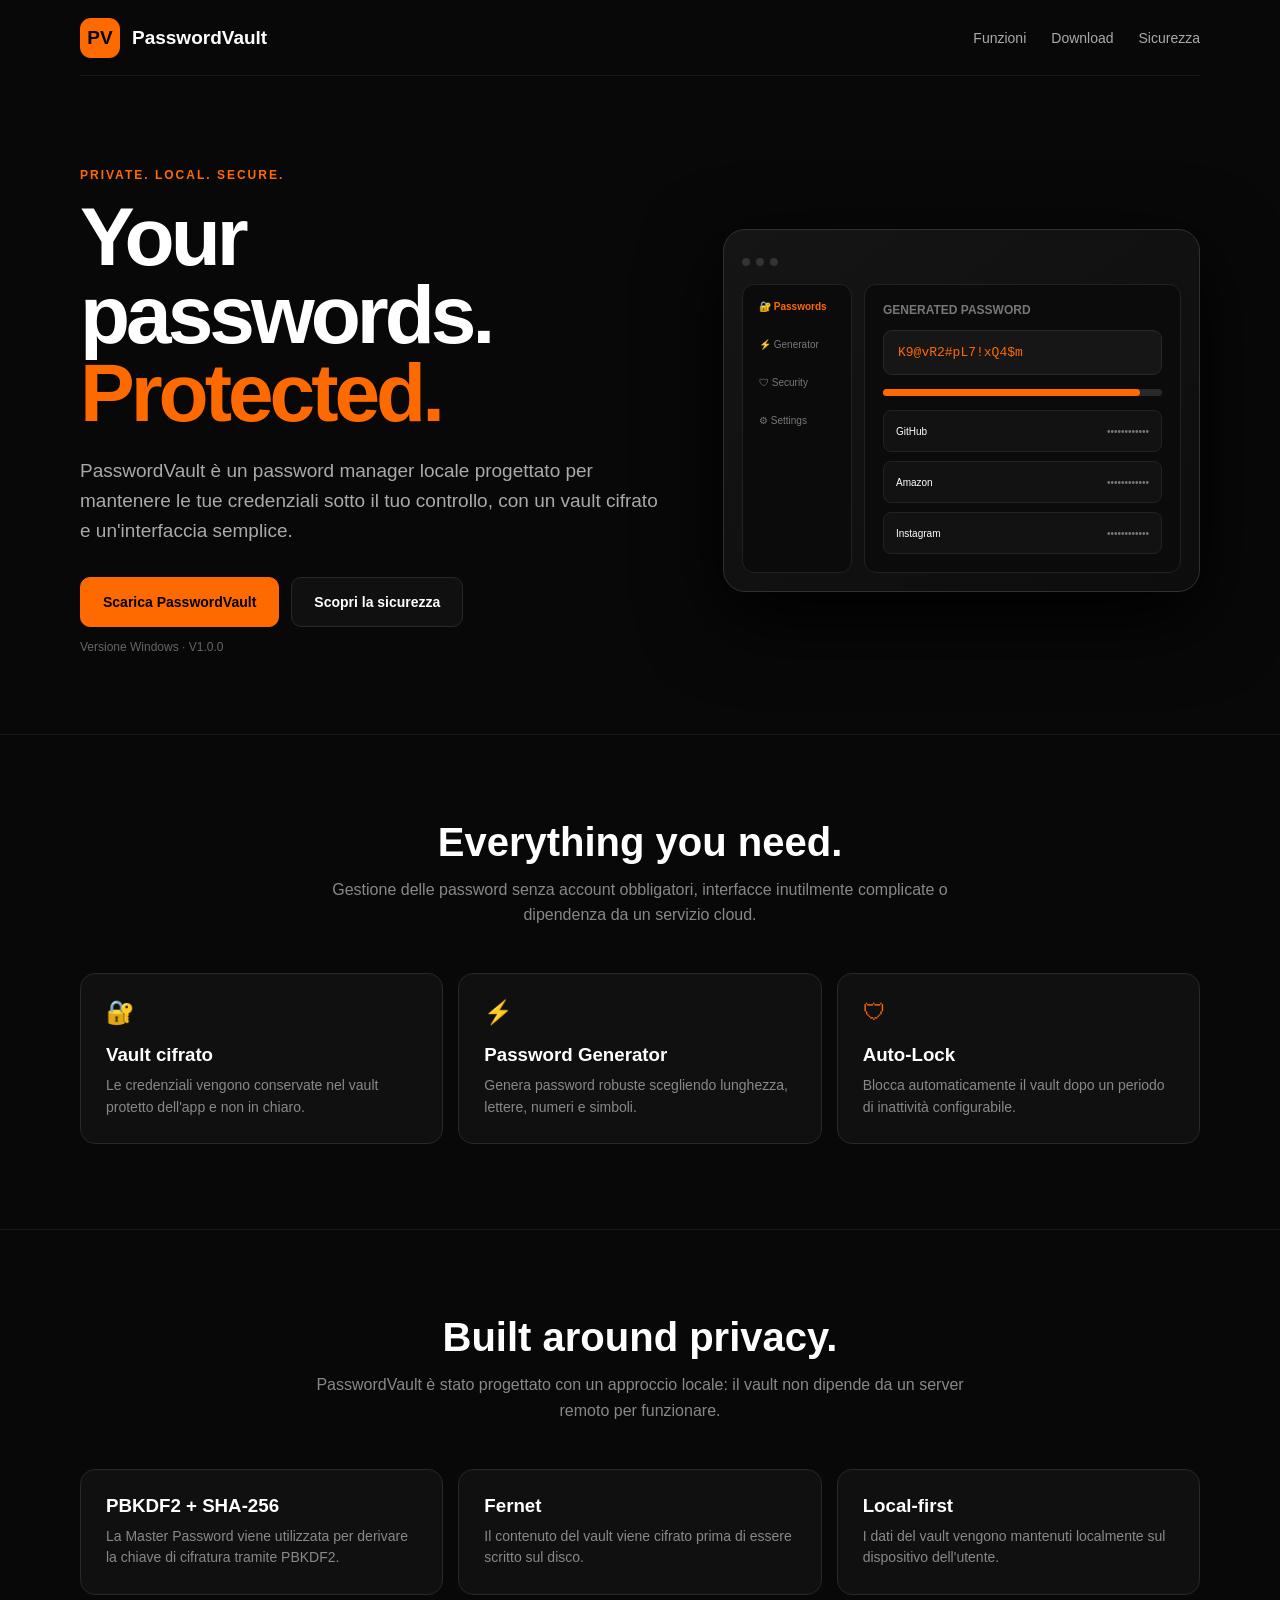
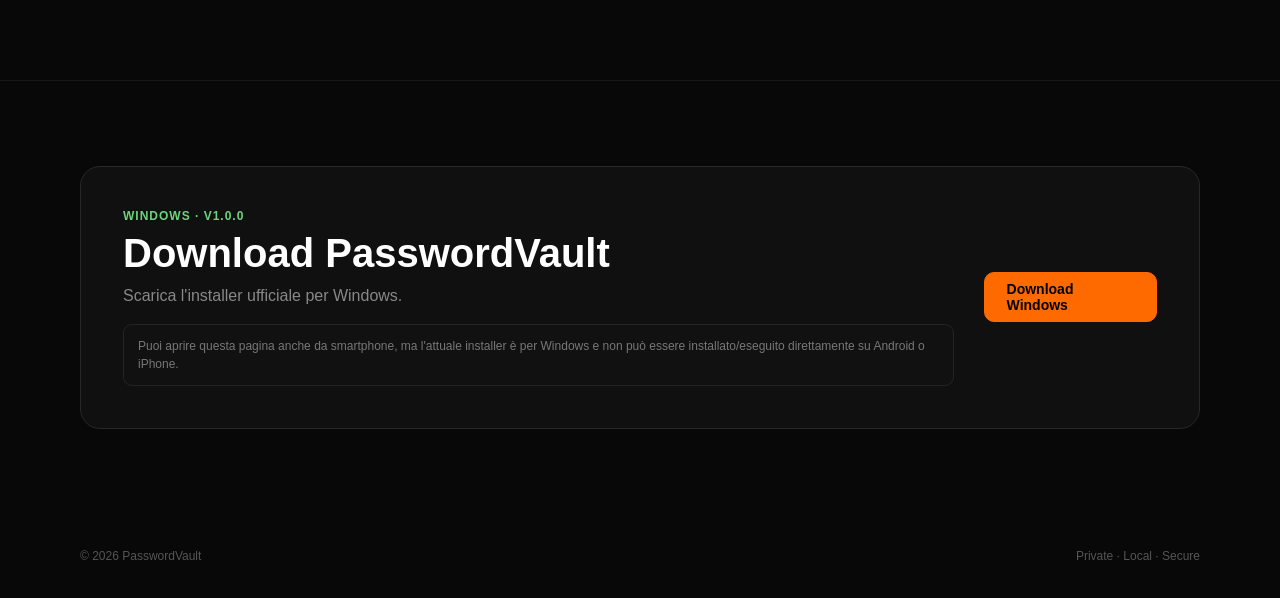
<file: index.html>
<!doctype html>
<html lang="it">
<head>
<meta charset="utf-8">
<meta name="viewport" content="width=device-width, initial-scale=1">
<title>PasswordVault</title>

<style>
:root{
--bg:#080808;
--surface:#101010;
--surface2:#151515;
--border:#282828;
--orange:#ff6a00;
--orange2:#ff7a1a;
--text:#fff;
--muted:#999;
--green:#6dd47e
}

*{box-sizing:border-box}
html{scroll-behavior:smooth}

body{
margin:0;
background:var(--bg);
color:var(--text);
font-family:Inter,Segoe UI,Arial,sans-serif
}

a{
text-decoration:none;
color:inherit
}

.container{
width:min(1120px,calc(100% - 40px));
margin:auto
}

.nav{
height:76px;
display:flex;
align-items:center;
justify-content:space-between;
border-bottom:1px solid #181818
}

.brand{
display:flex;
align-items:center;
gap:12px;
font-weight:800;
font-size:19px
}

.logo{
width:40px;
height:40px;
border-radius:11px;
background:var(--orange);
color:#000;
display:grid;
place-items:center;
font-weight:900
}

.navlinks{
display:flex;
gap:25px;
color:#aaa;
font-size:14px
}

.navlinks a:hover{
color:#fff
}

.hero{
padding:92px 0 80px;
display:grid;
grid-template-columns:1.1fr .9fr;
gap:60px;
align-items:center
}

.eyebrow{
color:var(--orange);
font-weight:800;
letter-spacing:2px;
font-size:12px
}

.hero h1{
font-size:clamp(48px,7vw,82px);
line-height:.95;
margin:16px 0 24px;
letter-spacing:-4px
}

.hero h1 span{
color:var(--orange)
}

.hero p{
font-size:19px;
line-height:1.6;
color:#aaa;
max-width:650px
}

.actions{
display:flex;
gap:12px;
flex-wrap:wrap;
margin-top:30px
}

.btn{
display:inline-flex;
align-items:center;
justify-content:center;
min-height:50px;
padding:0 22px;
border-radius:10px;
font-weight:800;
font-size:14px;
border:1px solid var(--border)
}

.primary{
background:var(--orange);
color:#000;
border-color:var(--orange)
}

.primary:hover{
background:var(--orange2)
}

.secondary{
background:var(--surface);
color:#fff
}

.secondary:hover{
background:var(--surface2)
}

.note{
font-size:12px;
color:#666;
margin-top:13px
}

.mock{
background:linear-gradient(145deg,#151515,#0d0d0d);
border:1px solid #303030;
border-radius:22px;
padding:18px;
box-shadow:0 25px 80px #000
}

.mockbar{
height:28px;
display:flex;
gap:6px;
align-items:center
}

.dot{
width:8px;
height:8px;
border-radius:50%;
background:#333
}

.mockbody{
display:grid;
grid-template-columns:110px 1fr;
gap:12px;
margin-top:8px
}

.side,.panel{
background:#0b0b0b;
border:1px solid #222;
border-radius:12px
}

.side{
padding:16px
}

.side div{
height:30px;
color:#777;
font-size:10px;
margin-bottom:8px
}

.side .active{
color:var(--orange);
font-weight:800
}

.panel{
padding:18px
}

.panel h3{
margin:0 0 13px;
font-size:12px;
color:#777
}

.pass{
background:#161616;
border:1px solid #282828;
border-radius:9px;
padding:14px;
color:var(--orange);
font-family:monospace
}

.bar{
height:7px;
background:#292929;
border-radius:4px;
margin:14px 0
}

.bar i{
display:block;
width:92%;
height:100%;
background:var(--orange);
border-radius:4px
}

.row{
height:42px;
background:#121212;
border:1px solid #222;
border-radius:8px;
margin-top:9px;
padding:0 12px;
display:flex;
align-items:center;
justify-content:space-between;
font-size:10px
}

.row span{
color:#777
}

.section{
padding:85px 0;
border-top:1px solid #171717
}

.section h2{
text-align:center;
font-size:40px;
margin:0 0 12px
}

.sectionlead{
text-align:center;
color:#888;
max-width:680px;
margin:0 auto 45px;
line-height:1.6
}

.features{
display:grid;
grid-template-columns:repeat(3,1fr);
gap:15px
}

.card{
background:var(--surface);
border:1px solid var(--border);
border-radius:15px;
padding:25px
}

.icon{
color:var(--orange);
font-size:23px;
margin-bottom:18px
}

.card h3{
margin:0 0 9px
}

.card p{
color:#888;
line-height:1.55;
font-size:14px;
margin:0
}

.download{
background:var(--surface);
border:1px solid var(--border);
border-radius:20px;
padding:42px;
display:flex;
justify-content:space-between;
align-items:center;
gap:30px
}

.download h2{
text-align:left;
margin:0 0 8px
}

.download p{
color:#888;
margin:0;
line-height:1.5
}

.platform{
color:var(--green);
font-size:12px;
font-weight:800;
letter-spacing:1px;
margin-bottom:8px
}

.footer{
padding:35px 0;
color:#555;
font-size:12px;
display:flex;
justify-content:space-between
}

.mobilebox{
margin-top:16px;
padding:12px 14px;
background:#111;
border:1px solid #242424;
border-radius:9px;
color:#777;
font-size:12px;
line-height:1.5
}

@media(max-width:820px){
.navlinks{display:none}

.hero{
grid-template-columns:1fr;
padding-top:60px
}

.features{
grid-template-columns:1fr
}

.download{
flex-direction:column;
align-items:flex-start
}

.hero h1{
letter-spacing:-2px
}

.mockbody{
grid-template-columns:85px 1fr
}
}
</style>
</head>

<body>

<header class="container nav">

<a class="brand" href="#top">
<span class="logo">PV</span>
PasswordVault
</a>

<nav class="navlinks">
<a href="#features">Funzioni</a>
<a href="#download">Download</a>
<a href="#security">Sicurezza</a>
</nav>

</header>

<main id="top">

<section class="container hero">

<div>

<div class="eyebrow">
PRIVATE. LOCAL. SECURE.
</div>

<h1>
Your passwords.<br>
<span>Protected.</span>
</h1>

<p>
PasswordVault è un password manager locale progettato per mantenere
le tue credenziali sotto il tuo controllo, con un vault cifrato e
un'interfaccia semplice.
</p>

<div class="actions">

<a class="btn primary" href="#download">
Scarica PasswordVault
</a>

<a class="btn secondary" href="#security">
Scopri la sicurezza
</a>

</div>

<div class="note">
Versione Windows · V1.0.0
</div>

</div>

<div class="mock">

<div class="mockbar">
<i class="dot"></i>
<i class="dot"></i>
<i class="dot"></i>
</div>

<div class="mockbody">

<div class="side">

<div class="active">🔐 Passwords</div>
<div>⚡ Generator</div>
<div>🛡 Security</div>
<div>⚙ Settings</div>

</div>

<div class="panel">

<h3>GENERATED PASSWORD</h3>

<div class="pass">
K9@vR2#pL7!xQ4$m
</div>

<div class="bar">
<i></i>
</div>

<div class="row">
GitHub
<span>••••••••••••</span>
</div>

<div class="row">
Amazon
<span>••••••••••••</span>
</div>

<div class="row">
Instagram
<span>••••••••••••</span>
</div>

</div>

</div>

</div>

</section>


<section class="section" id="features">

<div class="container">

<h2>
Everything you need.
</h2>

<p class="sectionlead">
Gestione delle password senza account obbligatori, interfacce
inutilmente complicate o dipendenza da un servizio cloud.
</p>

<div class="features">

<article class="card">

<div class="icon">🔐</div>

<h3>
Vault cifrato
</h3>

<p>
Le credenziali vengono conservate nel vault protetto dell'app
e non in chiaro.
</p>

</article>


<article class="card">

<div class="icon">⚡</div>

<h3>
Password Generator
</h3>

<p>
Genera password robuste scegliendo lunghezza, lettere,
numeri e simboli.
</p>

</article>


<article class="card">

<div class="icon">🛡</div>

<h3>
Auto-Lock
</h3>

<p>
Blocca automaticamente il vault dopo un periodo di inattività
configurabile.
</p>

</article>

</div>

</div>

</section>


<section class="section" id="security">

<div class="container">

<h2>
Built around privacy.
</h2>

<p class="sectionlead">
PasswordVault è stato progettato con un approccio locale:
il vault non dipende da un server remoto per funzionare.
</p>

<div class="features">

<article class="card">

<h3>
PBKDF2 + SHA-256
</h3>

<p>
La Master Password viene utilizzata per derivare la chiave
di cifratura tramite PBKDF2.
</p>

</article>


<article class="card">

<h3>
Fernet
</h3>

<p>
Il contenuto del vault viene cifrato prima di essere scritto
sul disco.
</p>

</article>


<article class="card">

<h3>
Local-first
</h3>

<p>
I dati del vault vengono mantenuti localmente sul dispositivo
dell'utente.
</p>

</article>

</div>

</div>

</section>


<section class="section" id="download">

<div class="container">

<div class="download">

<div>

<div class="platform">
WINDOWS · V1.0.0
</div>

<h2>
Download PasswordVault
</h2>

<p>
Scarica l'installer ufficiale per Windows.
</p>

<div class="mobilebox">
Puoi aprire questa pagina anche da smartphone, ma l'attuale
installer è per Windows e non può essere installato/eseguito
direttamente su Android o iPhone.
</div>

</div>

<a class="btn primary" href="https://github.com/Angelo5567/PasswordVault-Website/releases/latest/download/PasswordVault-Setup.exe">Download Windows</a>

</div>

</div>

</section>

</main>


<footer class="container footer">

<span>
© 2026 PasswordVault
</span>

<span>
Private · Local · Secure
</span>

</footer>

</body>
</html>
</file>
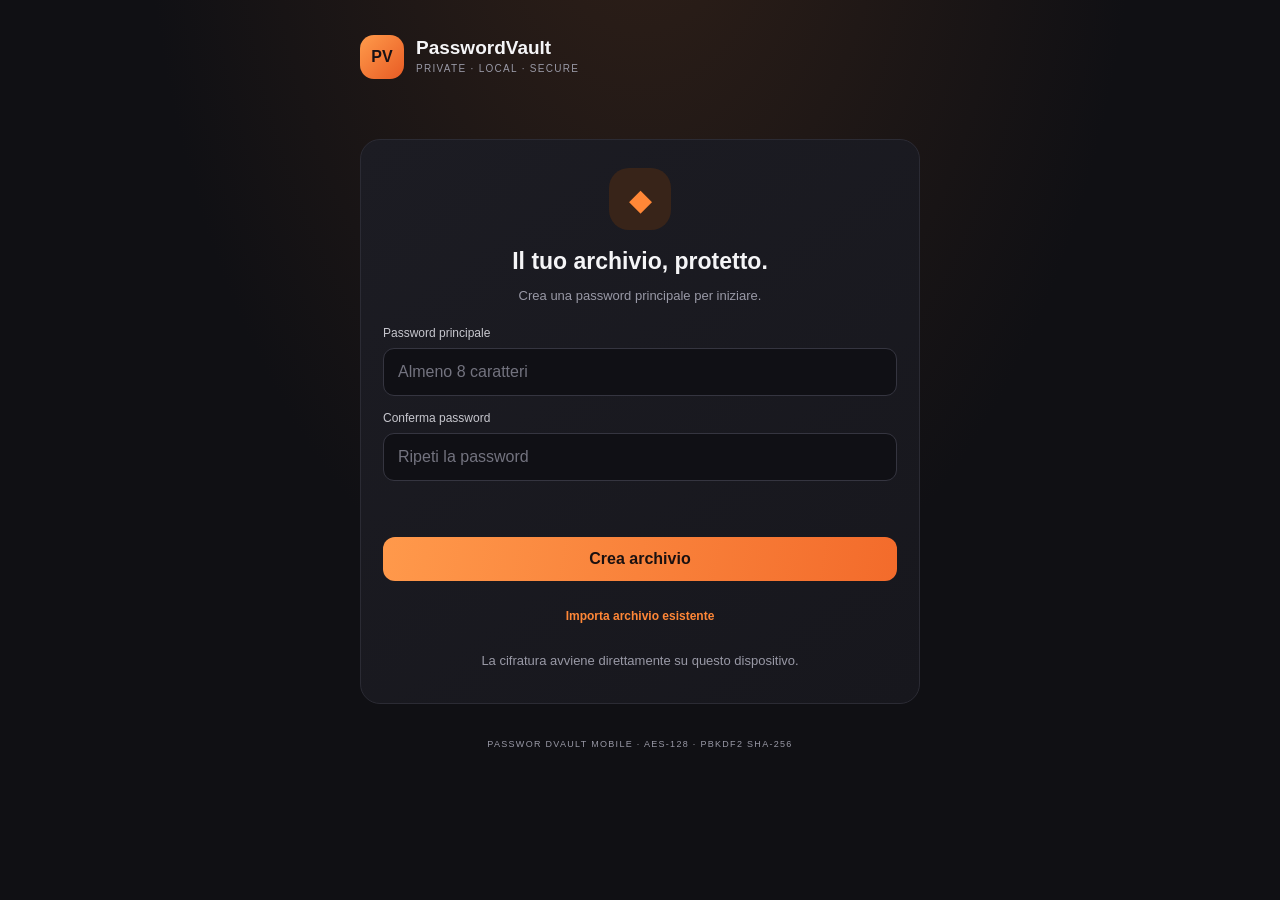
<file: mobile/index.html>
﻿<!DOCTYPE html>
<html lang="it">
<head>
  <meta charset="UTF-8">
  <meta name="viewport" content="width=device-width, initial-scale=1, viewport-fit=cover">
  <meta name="theme-color" content="#101014">
  <meta name="apple-mobile-web-app-capable" content="yes">
  <meta name="apple-mobile-web-app-status-bar-style" content="black-translucent">
  <meta name="apple-mobile-web-app-title" content="PasswordVault">
  <link rel="manifest" href="./manifest.json">
  <link rel="apple-touch-icon" href="./icon.svg">
  <link rel="stylesheet" href="./styles.css">
  <title>PasswordVault</title>
</head>
<body>
  <main class="app">
    <header class="top">
      <div class="brand"><div class="logo">PV</div><div><h1>PasswordVault</h1><p>PRIVATE · LOCAL · SECURE</p></div></div>
      <button id="lockBtn" class="icon-btn hidden" type="button" title="Blocca">🔒</button>
    </header>

    <section id="authScreen" class="panel auth">
      <div class="shield">◆</div>
      <h2 id="authTitle">Il tuo archivio, protetto.</h2>
      <p id="authText">Crea una password principale per iniziare.</p>
      <form id="authForm">
        <label for="masterPassword">Password principale</label>
        <input id="masterPassword" type="password" minlength="8" autocomplete="current-password" placeholder="Almeno 8 caratteri" required>
        <div id="confirmWrap">
          <label for="confirmPassword">Conferma password</label>
          <input id="confirmPassword" type="password" minlength="8" autocomplete="new-password" placeholder="Ripeti la password">
        </div>
        <p id="authError" class="error"></p>
        <button class="primary" id="authSubmit" type="submit">Crea archivio</button>
      </form>
      <div class="auth-tools">
        <button id="importBtn" class="text-btn" type="button">Importa archivio esistente</button>
        <input id="importFile" type="file" accept=".dat,.json,application/json" hidden>
      </div>
      <p class="fine">La cifratura avviene direttamente su questo dispositivo.</p>
    </section>

    <section id="vaultScreen" class="hidden">
      <div class="welcome"><div><h2>Il tuo archivio</h2><p id="entryCount">0 password salvate</p></div><span class="secure">● PROTETTO</span></div>
      <div class="panel add-panel">
        <h3>Nuova password</h3>
        <form id="entryForm">
          <label for="site">Sito o servizio</label>
          <input id="site" type="text" placeholder="es. Google, Instagram..." required maxlength="120">
          <label for="newPassword">Password</label>
          <div class="password-row">
            <input id="newPassword" type="text" placeholder="Inserisci o genera una password" required maxlength="512">
            <button type="button" id="generateBtn" class="secondary">Genera</button>
          </div>
          <button type="submit" class="primary">＋ Salva password</button>
        </form>
      </div>

      <div class="list-heading"><h3>Le tue password</h3><button id="exportBtn" class="text-btn" type="button">Esporta archivio ↗</button></div>
      <input id="search" class="search" type="search" placeholder="⌕  Cerca un sito o servizio...">
      <div id="entries" class="entries"></div>

      <details class="panel settings">
        <summary>Impostazioni e sicurezza</summary>
        <label for="autoLock">Blocco automatico</label>
        <select id="autoLock">
          <option value="1">Dopo 1 minuto</option>
          <option value="5" selected>Dopo 5 minuti</option>
          <option value="10">Dopo 10 minuti</option>
          <option value="30">Dopo 30 minuti</option>
          <option value="0">Mai (sconsigliato)</option>
        </select>
        <button id="changeMasterBtn" class="secondary full" type="button">Cambia password principale</button>
        <button id="importVaultBtn" class="secondary full" type="button">Importa archivio</button>
        <button id="lockNowBtn" class="danger full" type="button">Blocca archivio</button>
        <p class="fine">L'archivio salvato nel browser è cifrato. Conserva una copia esportata in un luogo sicuro.</p>
      </details>
    </section>
    <footer>PASSWOR DVAULT MOBILE · AES-128 · PBKDF2 SHA-256</footer>
  </main>
  <script src="./app.js"></script>
</body>
</html>
</file>
<file: mobile/styles.css>
﻿:root{color-scheme:dark;--bg:#101014;--panel:#19191f;--line:#2b2b34;--orange:#ff8737;--muted:#9999a6;--white:#f5f5f7}
*{box-sizing:border-box}
body{margin:0;background:radial-gradient(ellipse at 50% -20%,#302018 0%,var(--bg) 55%);color:var(--white);font-family:Inter,-apple-system,BlinkMacSystemFont,"Segoe UI",sans-serif;min-height:100vh}
.app{width:min(100% - 30px,560px);margin:auto;padding:calc(22px + env(safe-area-inset-top)) 0 calc(28px + env(safe-area-inset-bottom))}
.top,.brand,.welcome,.password-row,.list-heading{display:flex;align-items:center;justify-content:space-between}
.brand{justify-content:flex-start;gap:12px}.logo{width:44px;height:44px;border-radius:14px;background:linear-gradient(135deg,#ff9b4b,#e85b24);display:grid;place-items:center;font-weight:900;color:#171116}
h1{font-size:19px;margin:0} .brand p,.fine,footer{font-size:10px;color:var(--muted);letter-spacing:1.3px;margin:4px 0}
button,input,select{font:inherit}button{cursor:pointer;border:0;border-radius:12px;padding:13px 16px;font-weight:700}
.icon-btn{background:var(--panel);color:white}.panel{background:linear-gradient(145deg,#1c1c23,#17171d);border:1px solid var(--line);border-radius:20px;padding:21px;margin-top:22px}
.auth{text-align:center;margin-top:48px;padding:28px 22px}.shield{width:62px;height:62px;margin:0 auto 18px;border-radius:20px;background:#382419;color:var(--orange);display:grid;place-items:center;font-size:30px}
h2{font-size:23px;margin:0 0 9px}.auth>p,.welcome p{color:var(--muted);font-size:13px}
form{text-align:left;margin-top:23px}label{display:block;font-size:12px;color:#c7c7ce;margin:15px 0 8px}
input,select{width:100%;background:#101015;border:1px solid #353540;border-radius:11px;color:white;padding:14px;outline:none;min-width:0}
input:focus,select:focus{border-color:var(--orange)}input::placeholder{color:#73737f}
.primary{width:100%;background:linear-gradient(100deg,#ff994b,#f36b2b);color:#1b1110;margin-top:17px}
.secondary{background:#30251f;color:#ffad78;border:1px solid #5b3927}.danger{background:#351e20;color:#ff8888;border:1px solid #603034}
.text-btn{background:transparent;color:var(--orange);padding:8px 0;font-size:12px}.auth-tools{margin-top:20px}.fine{letter-spacing:0;font-size:11px;line-height:1.5;margin-top:20px}
.error{color:#ff7777;font-size:12px;min-height:15px}.hidden{display:none!important}
.welcome{margin:30px 2px 15px}.welcome h2{font-size:21px}.welcome p{margin:5px 0}
.secure{font-size:10px;color:#8de0a3;letter-spacing:.7px}.add-panel h3,.list-heading h3{margin:0;font-size:16px}
.password-row{gap:8px}.password-row input{flex:1}.password-row button{padding:13px 12px}
.list-heading{margin:28px 2px 12px}.search{margin-bottom:12px}
.entries{display:grid;gap:10px}.entry{background:var(--panel);border:1px solid var(--line);border-radius:15px;padding:15px}
.entry-top{display:flex;justify-content:space-between;gap:10px;align-items:center}.entry-name{font-weight:700;overflow-wrap:anywhere}.entry-actions{display:flex;gap:6px}.small-btn{padding:8px 10px;background:#2b2b34;color:#eee;font-size:12px}
.entry-password{display:flex;gap:8px;margin-top:12px}.entry-password input{font-size:13px}.empty{text-align:center;padding:25px;color:var(--muted);font-size:13px}
.settings{margin-top:24px}.settings summary{cursor:pointer;font-weight:700}.settings select{margin-bottom:12px}.full{width:100%;margin-top:10px}
footer{text-align:center;margin-top:35px;font-size:9px}
@media(min-width:600px){.app{padding-top:35px}.auth{margin-top:60px}}
</file>
